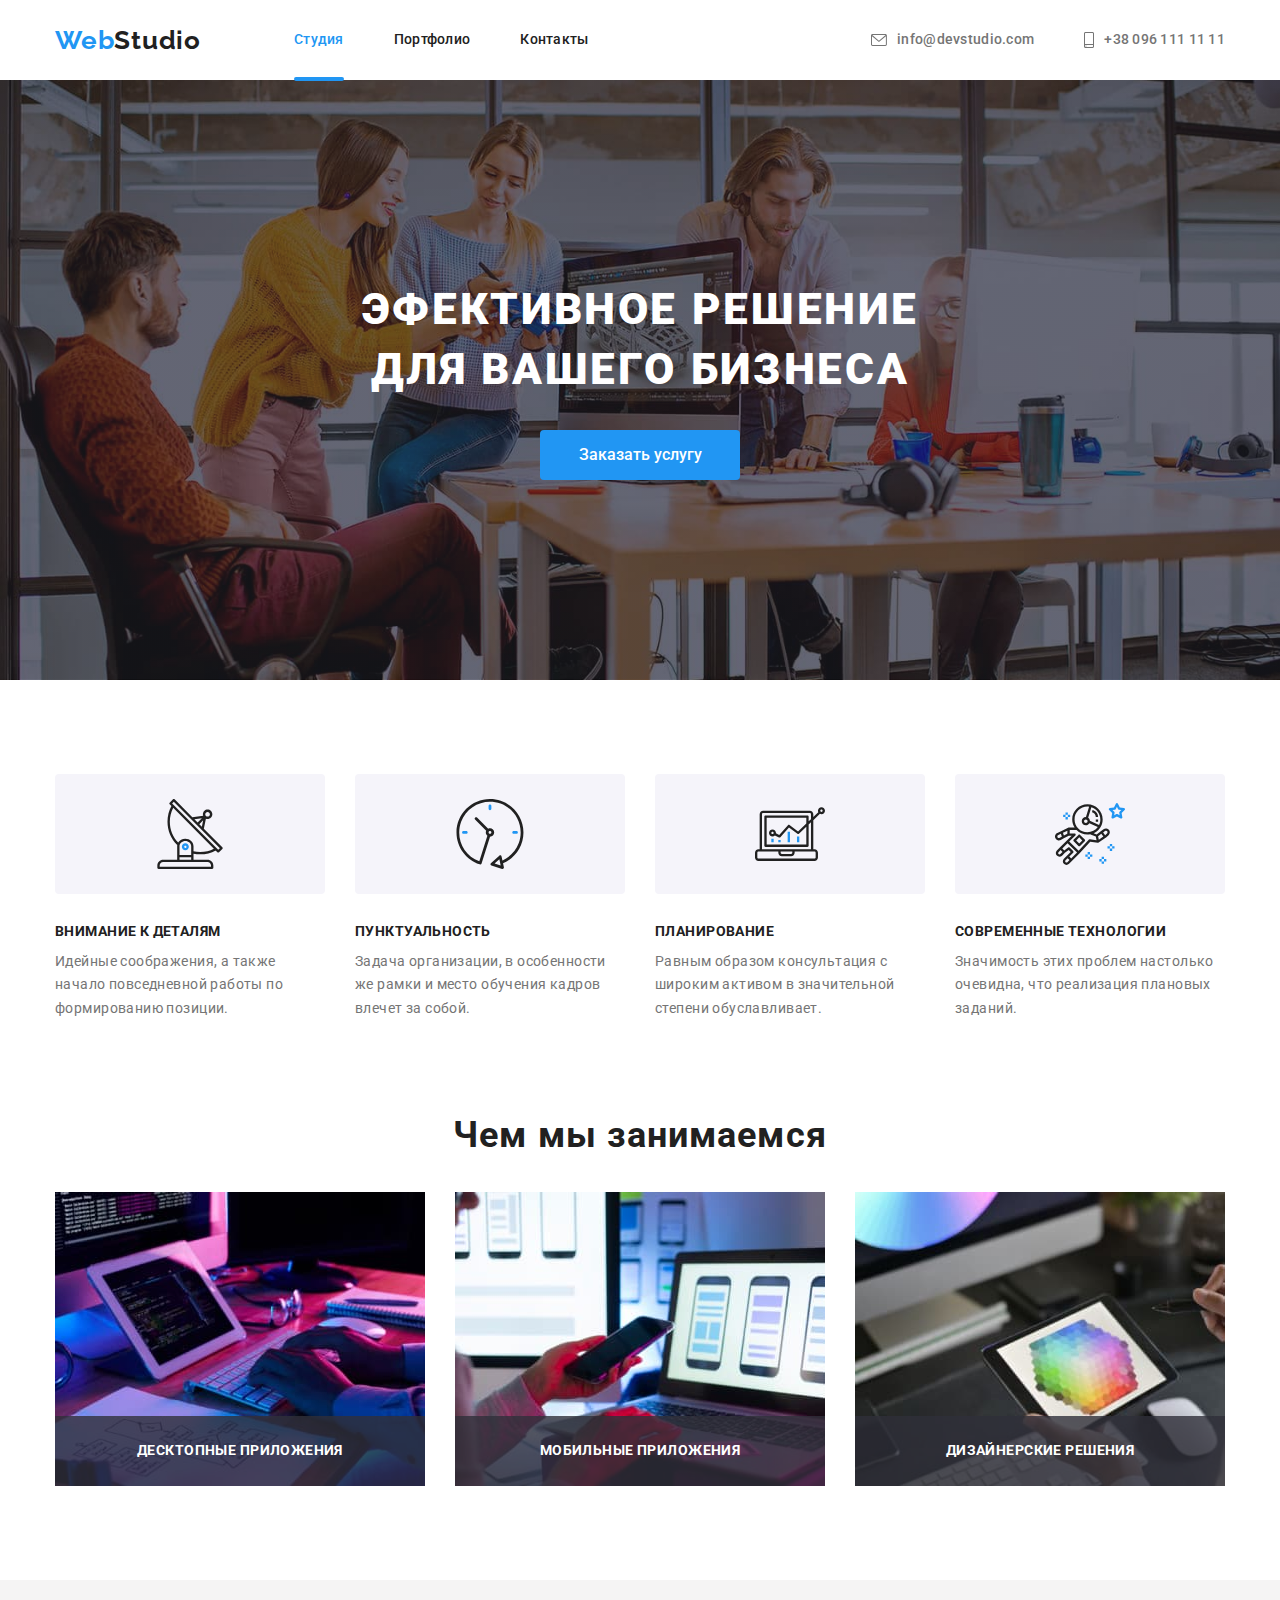
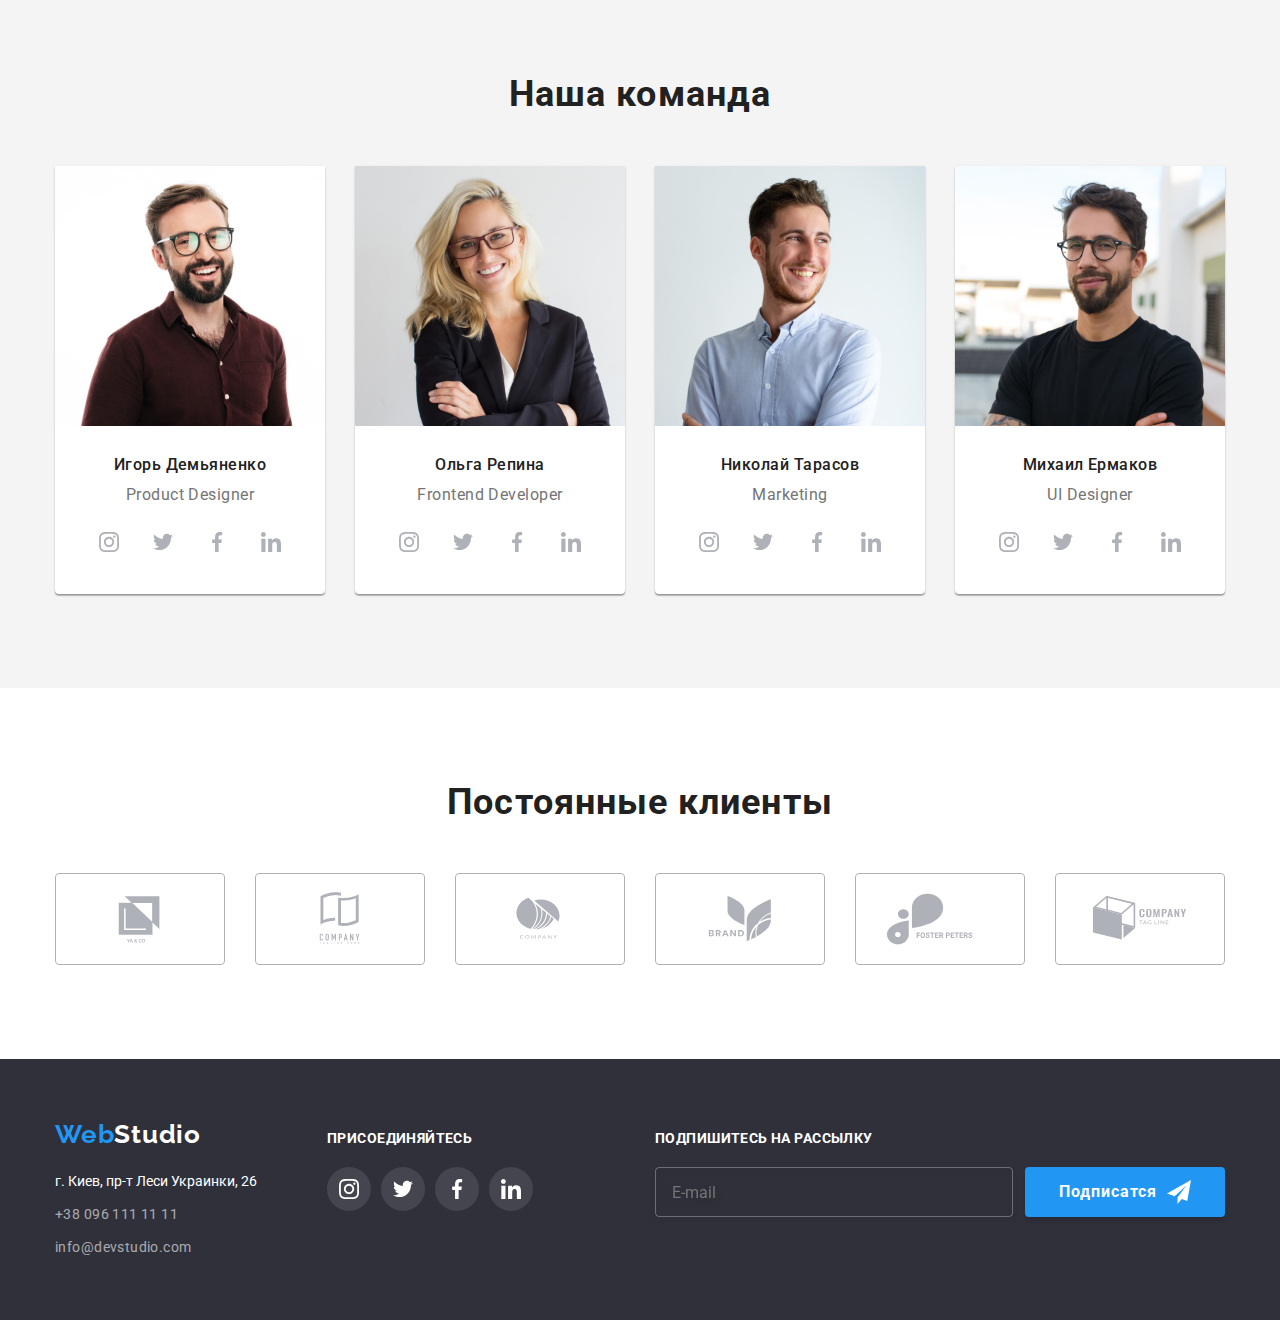
<file: index.html>
<!DOCTYPE html>
<html lang="ru">
<head>
    <meta charset="UTF-8">
    <meta http-equiv="X-UA-Compatible" content="IE=edge">
    <meta name="viewport" content="width=device-width, initial-scale=1.0">
    <link rel="preconnect" href="https://fonts.googleapis.com">
    <link rel="preconnect" href="https://fonts.gstatic.com" crossorigin>
    <link href="https://fonts.googleapis.com/css2?family=Raleway:wght@700&family=Roboto:wght@400;500;700;900&display=swap" rel="stylesheet">
    <link rel="stylesheet" href="https://cdnjs.cloudflare.com/ajax/libs/modern-normalize/1.1.0/modern-normalize.min.css">
    <link rel="stylesheet" href="./css/style.css">
    <title>WebStudio-Студия</title>
</head>
<body class="body">
    <!--шапка-->
    <header class="header">
        <div class="conteiner header-flex">
            <nav class="nav-flex">
                <a class="logo-one" href="./index.html"><span class="logo">Web</span>Studio</a>
        
                <ul class="list-header">
                    <li class="item-header">
                        <a class="item-open open" href="./index.html">Студия
                        <div class="open-action">
                        </div>
                    </a>
                    </li>
                    <li class="item-header">
                        <a class="item-open" href="./portfolio.html">Портфолио
                            <div class="open-action">
                            </div>
                        </a>
                    </li>
                    <li class="item-header">
                        <a class="item-open" href="#">Контакты
                            <div class="open-action">
                            </div>
                            
                        </a>
                    </li>
                </ul>        
            </nav>
            <div class="contact-header">
                <ul class="contact-list">
                    <li>
                        <a class="contact-link" href="mailto:info@devstudio.com">
                            <svg class="contacts-icon"    width="16" height="12" >
                                <use href="./img/symbol-defs.svg#icon-envelope"></use>
                            </svg>
                            info@devstudio.com
                        </a>
                    </li>
                    <li>
                        <a class="contact-link" href="tel:+380961111111">
                            <svg class="contacts-icon" width="10" height="16">
                                <use href="./img/symbol-defs.svg#icon-smartphone"></use>
                            </svg>
                            +38 096 111 11 11
                        </a>
                    </li>
                </ul> 
            </div>   
        </div>
    </header>
    <main>
        <!--оглавление-->
        <section class="section main-top">
            <div class="conteiner">
                <h1 class="main-text">
                    Эфективное решение <br> для вашего бизнеса
                </h1>
                <button class="buton-top" data-modal-open type="button">Заказать услугу</button>
            </div>
        </section>
        <!--список-->
        
            <section class="section one">
                <div class="conteiner">
                    <ul class="sidebar-list">
                        <li class="sidebar-item">
                            <div class="sidebar-block">
                                <svg class="sidebar-icon" width="70" height="70">
                                    <use href="./img/symbol-defs.svg#icon-antenna"></use>
                                </svg>
                            </div>
                            <h3 class="sidebar-title">Внимание к деталям</h3>
                            <p class="sidebar-text">Идейные соображения, а также начало повседневной работы по формированию позиции.</p>
                        </li>
                        <li class="sidebar-item">
                            <div class="sidebar-block">
                                <svg class="sidebar-icon" width="70" height="70">
                                    <use href="./img/symbol-defs.svg#icon-clock"></use>
                                </svg>
                            </div>
                            <h3 class="sidebar-title">Пунктуальность</h3>
                            <p class="sidebar-text">Задача организации, в особенности же рамки и место обучения кадров влечет за собой.</p>
                        </li>
                        <li class="sidebar-item">
                            <div class="sidebar-block">
                                <svg class="sidebar-icon" width="70" height="70">
                                    <use href="./img/symbol-defs.svg#icon-diagram"></use>
                                </svg>
                            </div>
                            <h3 class="sidebar-title">Планирование</h3>
                            <p class="sidebar-text">Равным образом консультация с широким активом в значительной степени обуславливает.</p>
                        </li>
                        <li class="sidebar-item">
                            <div class="sidebar-block">
                                <svg class="sidebar-icon" width="70" height="70">
                                    <use href="./img/symbol-defs.svg#icon-astronaut"></use>
                                </svg>
                            </div>
                            <h3 class="sidebar-title">Современные технологии</h3>
                            <p class="sidebar-text">Значимость этих проблем настолько очевидна, что реализация плановых заданий.</p>
                        </li>
                    </ul>
                </div>
            </section>
        <section class="section image-section">
            <div class="conteiner">
                <h2 class="image-tutle">Чем мы занимаемся</h2>
                <ul class="image">
                    <li class="image-list">
                        <div class="image-action">
                            <img src="./img/работа-с-компьютером.jpg" alt="Десктопные приложения" width="370">
                            <p class="image-text">Десктопные приложения</p>
                        </div>
                    </li>
                    <li class="image-list">
                        <div class="image-action">
                            <img src="./img/синхрнизация.jpg" alt="Мобильные приложения" width="370">
                            <p class="image-text">Мобильные приложения</p>
                    </div>
                    </li>
                    <li class="image-list">
                        <div class="image-action">
                            <img src="./img/графика.jpg" alt="Дизайнерские решения" width="370">
                            <p class="image-text">Дизайнерские решения</p>
                        </div>
                    </li>
                </ul>  
            </div> 
        </section>      
        <!--команда-->
        
         <section class="section member-section">
                <div class="conteiner">
                    <h2 class="mambers-title">Наша команда</h2>
                    <ul class="list-mambers">
                        
                            <li class="members-item">
                            
                                <img class="image" src="./img/Демьяненко.jpg" alt="Игорь Демьяненко" width="270">
                                <div class="member-bar">
                                <h3 class="item-name">Игорь Демьяненко</h3>
                                <p class="item-text">Product Designer</p>
                                <ul class="social">
                                    <li class="social-item"><a class="social-link" href="#">
                                        <svg class="icon-social" width="20"  height="20">
                                            <use href="./img/symbol-defs.svg#icon-instagram"></use>
                                        </svg>
                                    </a>
                                    </li>
                                    <li class="social-item"><a class="social-link" href="#">
                                        <svg class="icon-social" width="20"  height="20">
                                            <use href="./img/symbol-defs.svg#icon-twitter"></use>
                                        </svg>
                                    </a>
                                    </li>
                                    <li class="social-item"><a class="social-link" href="#">
                                        <svg class="icon-social" width="20"  height="20">
                                            <use href="./img/symbol-defs.svg#icon-facebook"></use>
                                        </svg>
                                    </a>
                                        </li>
                                    <li class="social-item"><a class="social-link" href="#">
                                        <svg class="icon-social" width="20"  height="20">
                                            <use href="./img/symbol-defs.svg#icon-linkedin"></use>
                                        </svg>
                                    </a>
                                </li>
                                </ul>  
                            </div>           
                        </li>
                            <li class="members-item">
                                <img class="image" src="./img/Репина.jpg" alt="Ольга Репина" width="270">
                                <div class="member-bar">
                                <h3 class="item-name">Ольга Репина</h3>
                                <p class="item-text">Frontend Developer</p>
                                <ul class="social">
                                    <li class="social-item"><a class="social-link" href="#">
                                        <svg class="icon-social" width="20"  height="20">
                                            <use href="./img/symbol-defs.svg#icon-instagram"></use>
                                        </svg>
                                    </a>
                                    </li>
                                    <li class="social-item"><a class="social-link" href="#">
                                        <svg class="icon-social" width="20"  height="20">
                                            <use href="./img/symbol-defs.svg#icon-twitter"></use>
                                        </svg>
                                    </a>
                                    </li>
                                    <li class="social-item"><a class="social-link" href="#">
                                        <svg class="icon-social" width="20"  height="20">
                                            <use href="./img/symbol-defs.svg#icon-facebook"></use>
                                        </svg>
                                    </a>
                                        </li>
                                    <li class="social-item"><a class="social-link" href="#">
                                        <svg class="icon-social" width="20"  height="20">
                                            <use href="./img/symbol-defs.svg#icon-linkedin"></use>
                                        </svg>
                                    </a>
                                </li>
                                </ul>   
                            </div>         
                            </li>
                            <li class="members-item">
                                <img class="image" src="./img/Тарасов.jpg" alt="Николай Тарасов" width="270"> 
                                <div class="member-bar">
                                <h3 class="item-name">Николай Тарасов</h3>
                                <p class="item-text">Marketing</p>   
                                <ul class="social">
                                    <li class="social-item"><a class="social-link" href="#">
                                        <svg class="icon-social" width="20"  height="20">
                                            <use href="./img/symbol-defs.svg#icon-instagram"></use>
                                        </svg>
                                    </a>
                                    </li>
                                    <li class="social-item"><a class="social-link" href="#">
                                        <svg class="icon-social" width="20"  height="20">
                                            <use href="./img/symbol-defs.svg#icon-twitter"></use>
                                        </svg>
                                    </a>
                                    </li>
                                    <li class="social-item"><a class="social-link" href="#">
                                        <svg class="icon-social" width="20"  height="20">
                                            <use href="./img/symbol-defs.svg#icon-facebook"></use>
                                        </svg>
                                    </a>
                                        </li>
                                    <li class="social-item"><a class="social-link" href="#">
                                        <svg class="icon-social" width="20"  height="20">
                                            <use href="./img/symbol-defs.svg#icon-linkedin"></use>
                                        </svg>
                                    </a>
                                </li>
                                </ul>     
                            </div>       
                            </li>
                            <li class="members-item">
                                <img class="image" src="./img/Ермаков.jpg" alt="Михаил Ермаков" width="270">
                                <div class="member-bar">
                                <h3 class="item-name">Михаил Ермаков</h3>
                                <p class="item-text">UI Designer</p>
                                <ul class="social">
                                    <li class="social-item"><a class="social-link" href="#">
                                        <svg class="icon-social" width="20"  height="20">
                                            <use href="./img/symbol-defs.svg#icon-instagram"></use>
                                        </svg>
                                    </a>
                                    </li>
                                    <li class="social-item"><a class="social-link" href="#">
                                        <svg class="icon-social" width="20"  height="20">
                                            <use href="./img/symbol-defs.svg#icon-twitter"></use>
                                        </svg>
                                    </a>
                                    </li>
                                    <li class="social-item"><a class="social-link" href="#">
                                        <svg class="icon-social" width="20"  height="20">
                                            <use href="./img/symbol-defs.svg#icon-facebook"></use>
                                        </svg>
                                    </a>
                                        </li>
                                    <li class="social-item"><a class="social-link" href="#">
                                        <svg class="icon-social" width="20"  height="20">
                                            <use href="./img/symbol-defs.svg#icon-linkedin"></use>
                                        </svg>
                                    </a>
                                </li>
                                </ul>            
                            </div> 
                            </li>
                    </ul>
                </div>
        </section>
            <!-- клиенты -->
        <section class="section client-section">
                <div class="conteiner">
                <h2 class="client-titul">Постоянные клиенты</h2>
                <ul class="client-list">
                    <li class="client-item">
                        <a class="client-link" href="#">
                            <svg class="client-logo" width="106"  height="60">
                                <use href="./img/symbol-defs.svg#icon-Client"></use>
                            </svg>
                        </a>
                    </li>
                    <li class="client-item">
                        <a class="client-link" href="#">
                            <svg class="client-logo" width="106"  height="60">
                                <use href="./img/symbol-defs.svg#icon-Client1"></use>
                            </svg>
                        </a>
                    </li>
                    <li class="client-item">
                        <a class="client-link" href="#">
                            <svg class="client-logo" width="106"  height="60">
                                <use href="./img/symbol-defs.svg#icon-Client2"></use>
                            </svg>
                        </a>
                    </li>
                    <li class="client-item">
                        <a class="client-link" href="#">
                            <svg class="client-logo" width="106"  height="60">
                                <use href="./img/symbol-defs.svg#icon-Client3"></use>
                            </svg>
                        </a>
                    </li>
                    <li class="client-item">
                        <a class="client-link" href="#">
                            <svg class="client-logo" width="106"  height="60">
                                <use href="./img/symbol-defs.svg#icon-Client4"></use>
                            </svg>
                        </a>
                    </li>
                    <li class="client-item">
                        <a class="client-link" href="#">
                            <svg class="client-logo" width="106"  height="60">
                                <use href="./img/symbol-defs.svg#icon-Client5"></use>
                            </svg>
                        </a>
                    </li>
                </ul>
            </div>
        </section>
        
    </main>
    <!--контакты-->
    
        <footer class="footer">
            <div class="conteiner">
                <div class="footer-address">
                    <a class="logo-one-footer" href="./index.html"><span class="logo-footer">Web</span>Studio</a>
                    <address>г. Киев, пр-т Леси Украинки, 26</address>
                    <ul class="footer-list">
                        <li class="footer-list-item">
                            <a class="footer-link" href="tel:+380961111111">+38 096 111 11 11</a>
                        </li>
                        <li class="footer-list-item">
                            <a class="footer-link" href="mailto:info@devstudio.com">info@devstudio.com</a>

                        </li>
                    </ul>
                </div>
                <div class="footer-set">
                    <p class="footer-soctitul">присоединяйтесь</p>
                    <ul class="footer-social">
                        <li class="footer-social-item">
                            <a class="footer-social-link" href="#">
                            <svg class="icon-footer" width="20"  height="20">
                                <use href="./img/symbol-defs.svg#icon-instagram"></use>
                            </svg>
                        </a>
                        </li>
                        <li class="footer-social-item">
                            <a class="footer-social-link" href="#">
                            <svg class="icon-footer" width="20"  height="20">
                                <use href="./img/symbol-defs.svg#icon-twitter"></use>
                            </svg>
                        </a>
                        </li>
                        <li class="footer-social-item">
                            <a class="footer-social-link" href="#">
                            <svg class="icon-footer" width="20"  height="20">
                                <use href="./img/symbol-defs.svg#icon-facebook"></use>
                            </svg>
                        </a>
                            </li>
                        <li class="footer-social-item">
                            <a class="footer-social-link" href="#">
                            <svg class="icon-footer" width="20"  height="20">
                                <use href="./img/symbol-defs.svg#icon-linkedin"></use>
                            </svg>
                        </a>
                    </li>
                    </ul> 
                </div>
                
                <label class="footer-field">
                    <p class="footer-field-text">Подпишитесь на рассылку
                    </p>
                    <form class="footer-conteiner">
                        <input class="footer-input" type="email" name="email" placeholder="E-mail">
                        
                    
                        <button class="footer-field-button" type="submit">Подписатся 
                            <svg class="icon-footer-button" width="24"  height="24">
                                <use href="./img/symbol-defs.svg#icon-send"></use>
                            </svg>
                        </button>
                    </form>
                </label>
            </div>

        </footer>
<!-- modal-->
    <div class="backdrop is-hidden" data-modal>
        <div class="modal">
            <button class="button-close" data-modal-close>
                <svg class="icon-close" width= "18" height="18">
                    <use href="./img/symbol-defs.svg#icon-close-black"></use>
                </svg>
            </button>
            <b class="form-titul">Оставьте свои данные, мы вам перезвоним</b>
            <form class="form" autocomplete="off" autocapitalize="none">
                <label class="form-field">
                    <input class="form-input" type="text" name="name" placeholder=" ">
                    <svg class="icon-form" width= "15" height="15">
                        <use href="./img/symbol-defs.svg#icon-person-black"></use>
                    </svg>
                    <span class="form-field-text">Имя</span>
                </label>
                
                <label class="form-field">
                    
                    <input class="form-input" type="tel" name="tel" placeholder=" ">
                    <svg class="icon-form" width= "15" height="18">
                        <use href="./img/symbol-defs.svg#icon-phone-black"></use>
                    </svg>
                    
                    <span class="form-field-text">Телефон</span>
                </label>
                
                <label class="form-field">
                    <input class="form-input" type="email" name="email" placeholder=" ">
                    <svg class="icon-form" width= "15" height="15">
                        <use href="./img/symbol-defs.svg#icon-email-black"></use>
                    </svg>
                   
                    <span class="form-field-text">Почта</span>
                </label>
                <label class="form-field">
                    
                    <textarea class="form-coments" name="coments" rows="5" placeholder=" "></textarea>
                    <span class="form-field-text-coments">Коментарий</span>
                </label>
                <label class="form-checkbox">
                    <input class="checkbox" type="checkbox">
                    <div class="icon-checkbox"></div>
                    <span class="form-text-checkbox">Соглашаюсь с рассылкой и принимаю 
                        <a class="form-link" href="#">Условия договора</a>
                    </span>
                </label>
            
                <button class="form-button" type="submit">Отправить</button>
                
            </form>
            
            
        </div>

    
    </div>
    <script src="./js/modal.js"></script>
</body>
</html>
</file>
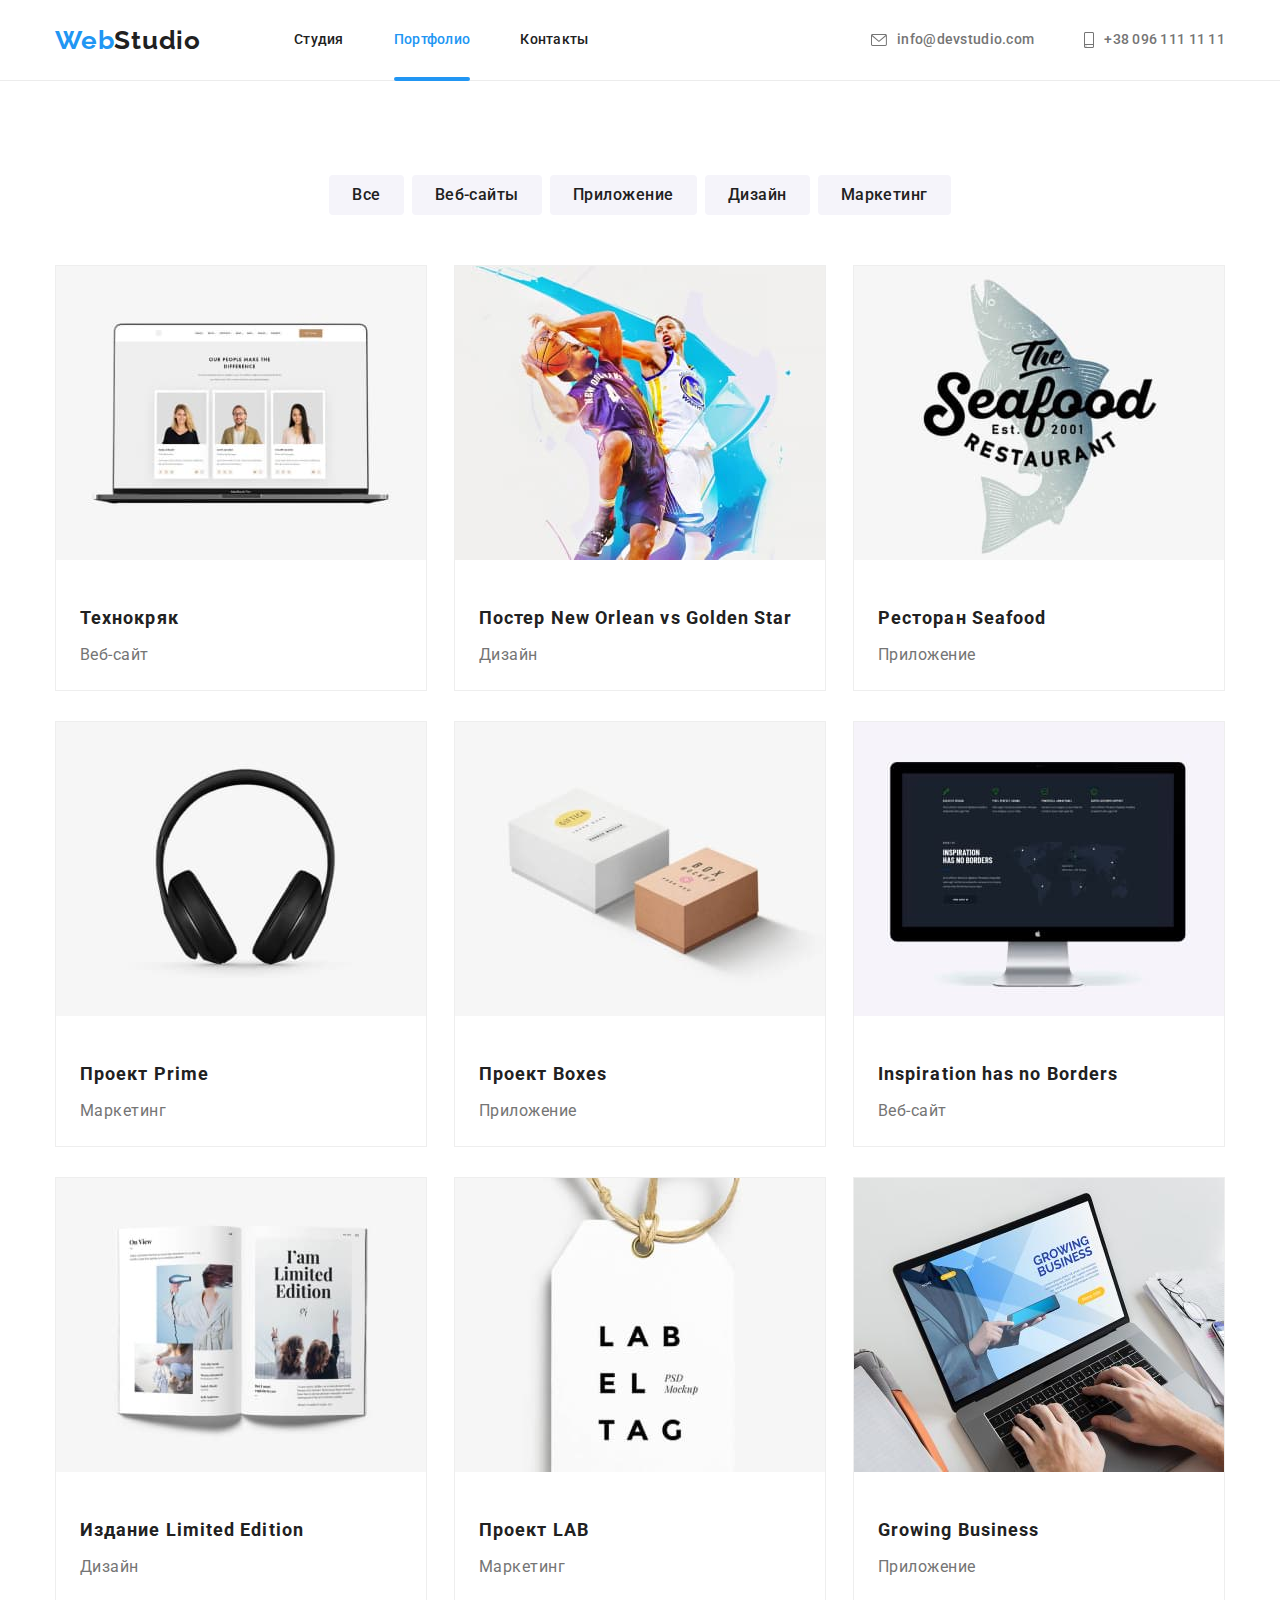
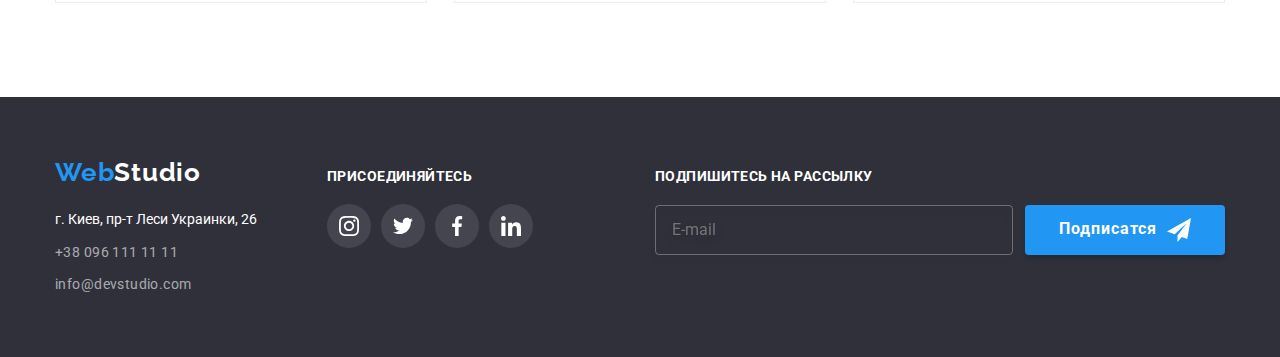
<file: portfolio.html>
<!DOCTYPE html>
<html lang="ru">
<head>
    <meta charset="UTF-8">
    <meta http-equiv="X-UA-Compatible" content="IE=edge">
    <meta name="viewport" content="width=device-width, initial-scale=1.0">
    <link rel="preconnect" href="https://fonts.googleapis.com">
    <link rel="preconnect" href="https://fonts.gstatic.com" crossorigin>
    <link href="https://fonts.googleapis.com/css2?family=Raleway:wght@700&family=Roboto:wght@400;500;700;900&display=swap" rel="stylesheet">
    <link rel="stylesheet" href="https://cdnjs.cloudflare.com/ajax/libs/modern-normalize/1.1.0/modern-normalize.min.css">
    <link rel="stylesheet" href="css/style.css">
    <title>WebStudio-Портфолио</title>
</head>
<body class="port-body">
    <!--шапка-->
    
    <header class="header">
        <div class="conteiner header-flex">
            <nav class="nav-flex">
                <a class="logo-one" href="./index.html"><span class="logo">Web</span>Studio</a>
        
                <ul class="list-header">
                    <li class="item-header">
                        <a class="item-open" href="./index.html">Студия
                        <div class="open-action">
                        </div>
                    </a>
                    </li>
                    <li class="item-header">
                        <a class="item-open open" href="./portfolio.html">Портфолио
                            <div class="open-action">
                            </div>
                        </a>
                    </li>
                    <li class="item-header">
                        <a class="item-open" href="#">Контакты
                            <div class="open-action">
                            </div>
                            
                        </a>
                    </li>
                </ul>              
            </nav>
            <div class="contact-header">
                <ul class="contact-list">
                    <li>
                        <a class="contact-link" href="mailto:info@devstudio.com">
                            <svg class="contacts-icon"    width="16" height="12" >
                                <use href="./img/symbol-defs.svg#icon-envelope"></use>
                            </svg>
                            info@devstudio.com
                        </a>
                    </li>
                    <li>
                        <a class="contact-link" href="tel:+380961111111">
                            <svg class="contacts-icon" width="10" height="16">
                                <use href="./img/symbol-defs.svg#icon-smartphone"></use>
                            </svg>
                            +38 096 111 11 11
                        </a>
                    </li>
                </ul> 
            </div>   
        </div>
    </header>
    <main>
        <!--кнопки-->
        
        <section class="section port-section">
            <div class="conteiner">
                <h1 class="port-titul hiden"></h1>
                <ul class="port-filter">
                    <li class="btn-list"><button class="btn" type="button">Все</button></li>
                    <li class="btn-list"><button class="btn" type="button">Веб-сайты</button></li>
                    <li class="btn-list"><button class="btn" type="button">Приложение</button></li>
                    <li class="btn-list"><button class="btn" type="button">Дизайн</button></li>
                    <li class="btn-list"><button class="btn" type="button">Маркетинг</button></li>
                </ul>
        
                <ul class="port-list">
                    <li class="port-item"> 
                        <a class="port-link" href="#">
                            <div class="port-action">
                                <img class="port-image" src="./img/технокряк.jpg" alt="Технокряк" width="370">
                                <p class="action-text">Технокряк это современная площадка распространения коронавируса. Компании используют эту платформу для цифрового шпионажа и атак на защищённые сервера конкурентов.</p>
                            </div>
                                <div class="port-image-box">
                                    <h2 class="port-head">Технокряк</h2>
                                    <p class="port-text">Веб-сайт</p>
                                </div>
                        
                        </a>
                    </li>
                    <li class="port-item">
                        <a class="port-link" href="#">
                            <div class="port-action">
                                <img class="port-image" src="./img/постер-new-orlean-vs-golden-stars.jpg" alt="Постер-New-Orlean-vs-Golden-Stars" width="370">
                                <p class="action-text">Технокряк это современная площадка распространения коронавируса. Компании используют эту платформу для цифрового шпионажа и атак на защищённые сервера конкурентов.</p>
                            </div>
                            <div class="port-image-box">
                                <h2 class="port-head">Постер New Orlean vs Golden Star</h2>
                                <p class="port-text">Дизайн</p>
                            </div>
                        </a>
                    </li>
                    <li class="port-item">
                        <a class="port-link" href="#">
                            <div class="port-action">
                                <img class="port-image" src="./img/ресторан-seafood.jpg" alt="Ресторан-Seafood" width="370">
                                <p class="action-text">Технокряк это современная площадка распространения коронавируса. Компании используют эту платформу для цифрового шпионажа и атак на защищённые сервера конкурентов.</p>
                            </div>
                            <div class="port-image-box">
                                <h2 class="port-head">Ресторан Seafood</h2>
                                <p class="port-text">Приложение</p>
                            </div>
                        </a>
                    </li>
                    <li class="port-item">
                        <a class="port-link" href="#">
                            <div class="port-action">
                                <img class="port-image" src="./img/проэкт-Prime.jpg" alt="проэкт-Prime" width="370">
                                <p class="action-text">Технокряк это современная площадка распространения коронавируса. Компании используют эту платформу для цифрового шпионажа и атак на защищённые сервера конкурентов.</p>
                            </div>
                            <div class="port-image-box">
                                <h2 class="port-head">Проект Prime</h2>
                                <p class="port-text">Маркетинг</p>
                            </div>
                        </a>
                    </li>
                    <li class="port-item">
                        <a class="port-link" href="#">
                            <div class="port-action">
                                <img class="port-image" src="./img/проэкт-boxes.jpg" alt="проэкт-boxes" width="370">
                                <p class="action-text">Технокряк это современная площадка распространения коронавируса. Компании используют эту платформу для цифрового шпионажа и атак на защищённые сервера конкурентов.</p>
                            </div>
                            <div class="port-image-box">
                                <h2 class="port-head">Проект Boxes</h2>
                                <p class="port-text">Приложение</p>
                            </div>
                        </a>
                    </li>
                    <li class="port-item">
                        <a class="port-link" href="#">
                            <div class="port-action">
                                <img class="port-image" src="./img/inspiration-has-no-borders.jpg" alt="inspiration-has-no-borders" width="370">
                                <p class="action-text">Технокряк это современная площадка распространения коронавируса. Компании используют эту платформу для цифрового шпионажа и атак на защищённые сервера конкурентов.</p>
                            </div>
                            <div class="port-image-box">
                                <h2 class="port-head">Inspiration has no Borders</h2>
                                <p class="port-text">Веб-сайт</p>
                            </div>
                        </a>
                    </li>
                    <li class="port-item">
                        <a class="port-link" href="#">
                            <div class="port-action">
                                <img class="port-image" src="./img/издание-limited-edition.jpg" alt="издание-limited-edition" width="370">
                                <p class="action-text">Технокряк это современная площадка распространения коронавируса. Компании используют эту платформу для цифрового шпионажа и атак на защищённые сервера конкурентов.</p>
                            </div>
                            <div class="port-image-box">
                                <h2 class="port-head">Издание Limited Edition</h2>
                                <p class="port-text">Дизайн</p>
                            </div>
                        </a>
                    </li>
                    <li class="port-item">
                        <a class="port-link" href="#">
                            <div class="port-action">
                                <img class="port-image" src="./img/проэкт-lab.jpg" alt="проэкт-lab" width="370">
                                <p class="action-text">Технокряк это современная площадка распространения коронавируса. Компании используют эту платформу для цифрового шпионажа и атак на защищённые сервера конкурентов.</p>
                            </div>
                            <div class="port-image-box">
                                <h2 class="port-head">Проект LAB</h2>
                                <p class="port-text">Маркетинг</p>
                            </div>
                        </a>
                    </li>
                    <li class="port-item">
                        <a class="port-link" href="#">
                            <div class="port-action">
                                <img class="port-image" src="./img/growing-buseness.jpg" alt="growing-buseness" width="370">
                                <p class="action-text">Технокряк это современная площадка распространения коронавируса. Компании используют эту платформу для цифрового шпионажа и атак на защищённые сервера конкурентов.</p>
                            </div>
                            <div class="port-image-box">
                                <h2 class="port-head">Growing Business</h2>
                                <p class="port-text">Приложение</p>
                            </div>
                        </a>
                    </li>
                </ul>
            </div>
        </section>
        
    </main>
    <!--контакты-->
    
    <footer class="footer">
        <div class="conteiner">
            <div class="footer-address">
                <a class="logo-one-footer" href="./index.html"><span class="logo-footer">Web</span>Studio</a>
                <address>г. Киев, пр-т Леси Украинки, 26</address>
                <ul class="footer-list">
                    <li class="footer-list-item">
                        <a class="footer-link" href="tel:+380961111111">+38 096 111 11 11</a>
                    </li>
                    <li class="footer-list-item">
                        <a class="footer-link" href="mailto:info@devstudio.com">info@devstudio.com</a>

                    </li>
                </ul>
            </div>
            <div class="footer-set">
                <p class="footer-soctitul">присоединяйтесь</p>
                <ul class="footer-social">
                    <li class="footer-social-item">
                        <a class="footer-social-link" href="#">
                        <svg class="icon-footer" width="20"  height="20">
                            <use href="./img/symbol-defs.svg#icon-instagram"></use>
                        </svg>
                    </a>
                    </li>
                    <li class="footer-social-item">
                        <a class="footer-social-link" href="#">
                        <svg class="icon-footer" width="20"  height="20">
                            <use href="./img/symbol-defs.svg#icon-twitter"></use>
                        </svg>
                    </a>
                    </li>
                    <li class="footer-social-item">
                        <a class="footer-social-link" href="#">
                        <svg class="icon-footer" width="20"  height="20">
                            <use href="./img/symbol-defs.svg#icon-facebook"></use>
                        </svg>
                    </a>
                        </li>
                    <li class="footer-social-item">
                        <a class="footer-social-link" href="#">
                        <svg class="icon-footer" width="20"  height="20">
                            <use href="./img/symbol-defs.svg#icon-linkedin"></use>
                        </svg>
                    </a>
                </li>
                </ul> 
            </div>
            
            <label class="footer-field">
                <p class="footer-field-text">Подпишитесь на рассылку
                </p>
                <form class="footer-conteiner">
                    <input class="footer-input" type="email" name="email" placeholder="E-mail">
                    
                
                    <button class="footer-field-button" type="submit">Подписатся 
                        <svg class="icon-footer-button" width="24"  height="24">
                            <use href="./img/symbol-defs.svg#icon-send"></use>
                        </svg>
                    </button>
                </form>
            </label>
        </div>

    </footer>
</body>
</html>
</file>
<file: css/style.css>
:root { 
    --primary-text-color: #757575;
    --title-text-color: #212121;
    --accent-color: #2196F3;
    --primary-bg-color: #FFFFFF;
    --secondary-bg-color: #F5F4F4;


}


body{
    font-family: Roboto;
    font-style: normal;
    background-color: var(--primary-bg-color);
    color: var(--primary-text-color);


}
/* цвет заголовков #212121 */
/* цвет текста #757575 #FFFFFF */
/* акцент #2196F3 */
/* основной фон #E5E5E5 */
/* второстепенный фон #2F303A */
/* фон команды #F5F4FA */
    /*header*/
.header{
    background-color: var(--primary-bg-color);
}
.conteiner{
    width: 1200px;
    margin-left: auto;
    margin-right: auto;
    padding: 0 15px;

}
.section{
    padding-top: 94px;
    padding-bottom: 94px;
}
h1,h2,h3,h4,h5,p,ul{
    margin: 0;
}
ul{
    padding: 0;
    list-style: none;
}

.header-flex{
    display: flex;
}
.nav-flex{
    display: flex;
}
a {
    text-decoration: none;
}

img{
    display: block;
    max-width: 100%;
    height: auto;
}
.logo-one{
    display: flex;
    align-items: center;
    margin-right: 93px;
    
    font-family: Raleway;
    font-weight: 700;
    font-size: 26px;
    line-height: 1.19;
    letter-spacing: 0.03em;
    color: var(--title-text-color) ;

    transition-property: color;
    transition-duration: 250ms;
    transition-timing-function: cubic-bezier(0.4, 0, 0.2, 1);
}
.logo-one:hover,
.logo-one:focus{
 color: var(--accent-color);



}
.logo{
    color: var(--accent-color);

}

.list-header{
    display: flex;
    margin: 0px;
    padding: 0px;
    text-align: center;
}
.item-header:not(:last-child){
    margin-right: 50px;
}
.item-open{ 
    display: block;
    padding: 32px 0;

    font-weight: 500;
    font-size: 14px;
    line-height: 1.14;
    letter-spacing: 0.02em;
    color: var(--title-text-color);

    transition-property: color;
    transition-duration: 250ms;
    transition-timing-function: cubic-bezier(0.4, 0, 0.2, 1);
    
}
.item-open:focus, 
.item-open:hover{
    color: var(--accent-color);
}
.item-open.open{
    position: relative;
    color: var(--accent-color);

}
.open .open-action{
    position: absolute;
    bottom: -1px;
    left: 0;
    width: 100%;
    height: 4px;
    border: 2px solid var(--accent-color);
    border-radius: 2px ;

}

.contacts-icon{

    margin-right: 10px;
    fill: currentColor;
}

.contact-list{
    display: flex;
    margin: 0;
    padding: 0;
}
.contact-header{
    display: flex;
    align-items: center;
    margin-left: auto;
}

.contact-list li:not(:last-child){
    margin-left: auto;
    margin-right: 50px;
}
.contact-link{
    display: flex;
    align-items: center;
    padding: 32px 0;
    font-weight: 500;
    font-size: 14px;
    line-height: 1.14;
    letter-spacing: 0.02em;
    
    color: var(--primary-text-color);

    transition-property: color, fill;
    transition-duration: 250ms;
    transition-timing-function: cubic-bezier(0.4, 0, 0.2, 1);
}
.contact-link:hover,
.contact-link:focus{
    color: var(--accent-color);
    fill: var(--accent-color);
}

/* main */
.main-top .conteiner{
    display: flex;
    flex-direction: column;
    align-items: center;

}
.main-top{

    padding: 200px 0;
    
    background-color: #2F303A;
    background-image: linear-gradient( 
    rgba(47, 48, 58, 0.4),
     rgba(47, 48, 58, 0.4)),
      url(../img/bgimg.jpg );
    background-size: cover;
    background-position: center;
    background-repeat: no-repeat;
   
    }
.main-text{
    font-weight: 900;
    font-size: 44px;
    line-height: 1.36;
    text-align: center;
    letter-spacing: 0.06em;
    text-transform: uppercase;

    color: #fff;
    margin-bottom: 30px;
}
.buton-top{

    padding: 10px 0px;
    margin-right: auto;
    margin-left: auto;
    cursor: pointer;
 
 
    text-align: center;
    border: none;

    border-radius: 4px;
    min-width: 200px;
    font-weight: 500;
    font-size: 16px;
    line-height: 1.87;

    background-color: var(--accent-color);
    color: #fff;
    

}
.one{
    background-color: var(--primary-bg-color);
}
.sidebar .conteiner{
    display: flex;

    align-items: center;

}

.sidebar-list{
    display: flex;
    flex-wrap: wrap;
    justify-content: space-between;

    margin: 0px;
    padding: 0px;
    font-weight: bold;
    font-size: 14px;
    line-height: 1.14;
    letter-spacing: 0.03em;
    text-transform: uppercase;


}

.sidebar-title{
    display: inline-block;
    

    font-size: 14px;
    line-height: 1.14;
    letter-spacing: 0.03em;
    text-transform: uppercase;
    color: var(--title-text-color);

}
.sidebar-item{
    width: 270px;
}
.sidebar-block{
    display: flex;
    justify-content: center;
    align-items: center;
    height: 120px;
    margin-bottom: 30px;
    background-color: #f5f4fa;
    border-radius: 4px;
}
.sidebar-icon{
    background-repeat: no-repeat;
    background-position: center;
}

.sidebar-text{
    display: inline-block;
    margin-top: 10px;

    font-weight: normal;
    font-size: 14px;
    line-height: 1.71;
    letter-spacing: 0.03em;
    text-transform: none;

}

.image-section{
    padding-top: 0;
}
.image-tutle{
    
    margin-bottom: 35px;
    font-weight: bold;
    font-size: 36px;
    line-height: 1.16;
    text-align: center;
    letter-spacing: 0.03em;

    color: var(--title-text-color);

}

.image{display: flex;
    position: relative;

}
.image-action{
    position: relative;
 
}
.image-list{
    display: inline-block;
    padding-bottom: -4px;
}
.image-list:not(:last-child){
    margin-right: 30px;
}
.image-text{
    display: flex;
    justify-content: space-evenly;
    align-items: center;
    position: absolute;
width: 100%;
height: 70px;
bottom: 0;
left: 0;

    font-weight: 700;
font-size: 14px;
line-height: 1.14;

letter-spacing: 0.03em;
text-transform: uppercase;
color: var(--primary-bg-color);
background: rgba(47, 48, 58, 0.8);

}
/* mambers list */

.member-section{
    background-color: var(--secondary-bg-color);
}

.mambers-title{
    font-weight: 700;
    font-size: 36px;
    line-height: 1.16;
    text-align: center;
    letter-spacing: 0.03em;
    color: var(--title-text-color);


}
.list-mambers{
    display: flex;

    margin-top: 50px;

}
.member-bar {
    padding-top: 30px;
    padding-bottom: 30px;
}
.members-item:not(:last-child){
    margin-right: 30px;
}
.members-item{
    background-color: var(--primary-bg-color);
    box-shadow: 0px 1px 3px rgba(0, 0, 0, 0.12),
    0px 1px 1px rgba(0, 0, 0, 0.14),
    0px 2px 1px rgba(0, 0, 0, 0.2);
    border-radius: 0px 0px 4px 4px;
}

.item-name{
    font-weight: 500;
    font-size: 16px;
    line-height: 1.18;
    text-align: center;
    letter-spacing: 0.03em;
    color: var(--title-text-color);
}
.item-text{
    margin-top: 10px;

    font-weight: normal;
    font-size: 16px;
    line-height: 19px;
    text-align: center;
    letter-spacing: 0.03em;
    color: var(--primary-text-color);
}
.social{
    display: flex;
    justify-content: center;
    margin-top: 16px;

    list-style: none;

}

.social-item:not(:last-child){
    margin-right: 10px;
}

.social .social-link{
    display: flex;
    align-items: center;
    justify-content: center;
    width: 44px;
    height: 44px;
    border-radius: 50%;
    background-color: inherit;

    transition-property: all;
    transition-duration: 250ms;
    transition-timing-function: cubic-bezier(0.4, 0, 0.2, 1);
}
.icon-social{
    fill: #afb1b8;

    transition-property: background-color, fill;
    transition-duration: 250ms;
    transition-timing-function: cubic-bezier(0.4, 0, 0.2, 1);
}
.social .social-link:hover,
.social .social-link:focus
{
    background-color: var(--accent-color);

}
.social a:hover svg,
.social a:focus svg{
    fill: #FFFFFF;
}
/* Clients */
.client-section{
    color: var(--title-text-color);
    background-color: var(--primary-bg-color);

}

.client-titul{
    font-weight: bold;
    font-size: 36px;
    line-height: 1.16;
    text-align: center;
    letter-spacing: 0.03em;
}
.client-list{
    margin-top: 50px;
    display: flex;
}
.client-item{
    width: 170px;
    height: 92px;
    border: none;
}
.client-item:not(:last-child) {
    margin-right: 30px;
}


.client-link{
    display: flex;
    align-items: center;
    justify-content: center;
    width: 170px;
    height: 92px;
    border: 1px solid #AFB1B8;
    border-radius: 4px;
    fill: #AFB1B8;

    transition-property: fill, border-color;
    transition-duration: 250ms;
    transition-timing-function: cubic-bezier(0.4, 0, 0.2, 1);
}

.client-link:hover,
.client-link:focus{
    fill: var(--accent-color);
    border-color: var(--accent-color);
}
/* footer */
.footer{
    padding-top: 60px;
    padding-bottom: 60px;
    background-color: #2F303A;
}
.logo-one-footer{
    font-family: Raleway;
    font-weight: bold;
    font-size: 26px;
    line-height: 1.19;
    letter-spacing: 0.03em;
    color: #fff;
    text-decoration: none;
}
.logo-footer{
    color: var(--accent-color);

}


.footer .conteiner{
    display: flex;
    align-items: baseline;

}


.footer address{
    font-style: normal;
    margin-top: 20px;
    font-weight: normal;
    font-size: 14px;
    line-height: 1.71;

    

    color: #fff;
}
.footer-list{
    margin: 0;
    padding: 0;
}
.footer-list-item{

    margin-top: 9px;

}
.footer-link{
    font-weight: normal;
    font-size: 14px;
    line-height: 1.71;
    letter-spacing: 0.03em;
    color: rgba(255, 255, 255, 0.6);
}
.footer-set{
    margin-left: 70px;

}
.footer-soctitul{

    margin-bottom: 20px;
    font-weight: 700;
    font-size: 14px;
    line-height: 1.18;
    letter-spacing: 0.03em;
    text-transform: uppercase;

color: #FFFFFF;
}

.footer-social{
    display: flex;
    flex-direction: row;
    padding: 0;
    margin: 0;
}
.footer-social-item:not(:last-child){
    margin-right: 10px;
}
.footer-social-link{
    display: flex;
    align-items: center;
    justify-content: center;
    width: 44px;
    height: 44px;
    border-radius: 50%;
    background-color: rgba(255, 255, 255, 0.1);
    fill: #fff;

    transition-property: background-color;
    transition-duration: 250ms;
    transition-timing-function: cubic-bezier(0.4, 0, 0.2, 1);
}
.footer-social-link:hover,
.footer-social-link:focus{
    background-color: var(--accent-color);
}
.footer-field{    
    display: inline-flex;
    flex-direction: column;
    margin-left: auto;
}
.footer-conteiner{
    display: flex;
    margin-top: 20px;
}
.footer-input{
    margin-right: 12px;

    padding-left: 16px;

    width: 358px;
    height: 50px;
    color: #fff;
    background-color: inherit;
    border: 1px solid rgba(255, 255, 255, 0.3);
    box-sizing: border-box;
    filter: drop-shadow(0px 4px 4px rgba(0, 0, 0, 0.15));
    border-radius: 4px;
}
.footer-field-text{
    align-self: flex-start;
    font-weight: 700;
font-size: 14px;
line-height: 1.14;
letter-spacing: 0.03em;
text-transform: uppercase;

color: #FFFFFF;
}
.footer-field-button{
    width: 200px;
    height: 50px;
    padding: 0;
    margin: 0;
    font-weight: 700;
    font-size: 16px;
    line-height: 1.4;
    text-align: center;
    letter-spacing: 0.06em;
    display: flex;
    align-items: center;
    justify-content: center;

    fill: #fff;
    color: #FFFFFF;
    border: none;
    background: var(--accent-color);
box-shadow: 0px 4px 4px rgba(0, 0, 0, 0.15);
border-radius: 4px;
cursor: pointer;
}
.icon-footer-button{
    margin-left: 10px;

}



/* портфолио */
.port-body{
    background-color: #fff;
}
.port-body .header{
    border-bottom: 1px solid #ECECEC;
}
.hiden{ visibility: hidden}


.port-filter{
    display: flex;
    justify-content: center;

}
.btn-list:not(:last-child){
margin-right: 8px;
}

.btn{

    padding: 6px 22px;

    font-weight: 500;
    font-size: 16px;
    line-height: 1.62;
    text-align: center;
    letter-spacing: 0.03em;

    color: var(--title-text-color);
    background-color: #F5F4FA;
    border-radius: 4px;
    border: 1px solid transparent;

    transition-property: background-color, color, box-shadow ;
    transition-duration: 250ms;
    transition-timing-function: cubic-bezier(0.4, 0, 0.2, 1);
}
.btn:not(:last-child){
    margin-right: 8px;
}
.btn:focus,
.btn:hover{

    background-color: var(--accent-color);
    color: #fff;
    box-shadow: 0px 3px 1px rgba(0, 0, 0, 0.1), 0px 1px 2px rgba(0, 0, 0, 0.08), 0px 2px 2px rgba(0, 0, 0, 0.12);
}
.port-item:focus,
.port-item:hover{
border: 1px solid #EEEEEE;
box-sizing: border-box;
box-shadow: 0px 1px 1px rgba(0, 0, 0, 0.12), 0px 4px 4px rgba(0, 0, 0, 0.06), 1px 4px 6px rgba(0, 0, 0, 0.16);

}
.port-list{
    display: flex;
    flex-wrap: wrap;
    justify-content: space-between;
    margin-top: 50px;

}
.port-image-box{
padding: 20px 24px;

}
.port-item{
    background-color: #fff;
    border: 1px solid #EEEEEE;
    margin-bottom: 30px;

    transition-property: border, box-shadow;
    transition-duration: 250ms;
    transition-timing-function: cubic-bezier(0.4, 0, 0.2, 1);
}
.port-list li:nth-last-child(-n+3){
    margin-bottom: 0;
}

.port-image{
    margin: 0px;
    padding: 0px;


}
.port-action{
    position: relative;
    overflow: hidden;
}
.action-text
{
    position: absolute;
    width: 100%;
    height: 100%;
    top: 0;
    left: 0;
    opacity: 0;
    color: var(--primary-bg-color);
    background-color: var(--accent-color);

    display: flex;
    flex-direction: column;
    align-content: center;
    justify-content: center;
    padding-left: 23px;
    padding-right: 23px;
    text-align: left;
    font-size: 18px;
    line-height: 1.56;

    letter-spacing: 0.03em;

    transform: translateY(100%);
    transition-property: opacity, transform;
    transition-duration: 250ms;
    transition-timing-function: cubic-bezier(0.4, 0, 0.2, 1);

}
.port-link:hover .action-text,
.port-link:focus .action-text{
 opacity: 0.9;
 transform: translateY(0%);
}




.port-head{
    margin-top: 20px;
    margin-bottom: 0;
    font-weight: bold;
    font-size: 18px;
    line-height: 2;
    letter-spacing: 0.06em;
    color: var(--title-text-color)
}
.port-text{

    margin-top: 4px;
margin-bottom: 0;
    font-weight: normal;
    font-size: 16px;
    line-height: 1.87;
    letter-spacing: 0.03em;
    color: var(--primary-text-color)
}

/* modal */

.backdrop{
    position: fixed;
    top: 0;
    left: 0;
    width: 100%;
    height: 100%;
    background: rgba(0, 0, 0, 0.5);

    opacity: 1;

    transition-property: opacity, pointer-events;
    transition-duration: 250ms;
    transition-timing-function: cubic-bezier(0.4, 0, 0.2, 1);

}
.backdrop.is-hidden{

 opacity: 0;
 pointer-events: none;
}
.backdrop.is-hidden .modal{
    transform: translate(-50%, -50%) scale(0.2);
 opacity: 0;
 pointer-events: none;

 transition-delay: 0ms;
}
.modal{
    position: absolute;
    width: 528px;
    min-height: 591px;
    background-color: #fff;
    top: 50%;
    left: 50%;
    transform: translate(-50%, -50%) scale(1);
    padding: 40px;


    transition-property: transform, opacity, pointer-events;
    transition-duration: 250ms;
    transition-timing-function: cubic-bezier(0.4, 0, 0.2, 1);
    transition-delay: 250ms;
}
.button-close{
    position: absolute;
    top: 0;
    right: 0;
    display: flex;
    justify-content: center;
    align-content: center;
    flex-wrap: wrap;

    background-color: inherit;
    margin: 8px;
    margin-left: auto;

    width: 30px;
    height: 30px;
    border: 1px solid rgba(0, 0, 0, 0.1) ;
    border-radius: 50%;
    cursor: pointer;
}

.icon-close{
    fill: #000;
}
.button-close:hover .icon-close,
.button-close:focus .icon-close{
    fill: var(--accent-color);
    border-color: var(--accent-color);
}
.form{
    display: flex;
    flex-direction: column;  
}
.form-titul{
    display: inline-block;

    margin-bottom: 30px;
    font-weight: 700;
font-size: 20px;
line-height: 1.15;
text-align: center;
letter-spacing: 0.03em;
color: #212121;
}
.form-field{
    position: relative;

    margin-bottom: 28px;

}
.form-input{
    width: 448px;
    height: auto;

    padding-left: 42px;
    padding-top: 12px;
    padding-bottom: 12px;

    border: 1px solid rgba(33, 33, 33, 0.2);
    box-sizing: border-box;
    border-radius: 4px;
}
.icon-form{
    position: absolute;
    top: 50%;
    left: 15px;
    transform: translateY(-50%);
}

.form-field-text{
    position: absolute;
    top: 50%;
    left: 42px;
    transform: translateY(-50%);

    font-style: normal;
    font-weight: 400;
    font-size: 12px;
    line-height: 1.14;
    letter-spacing: 0.01em;

    transition-property: top, left, transform;
    transition-duration: 250ms;
    transition-timing-function: cubic-bezier(0.4, 0, 0.2, 1);
}
.form-input:focus ~ .form-field-text,
.form-input:not(:placeholder-shown) ~ .form-field-text{
    top: 0;
    left: 2px;
    transform: translateY(-120%);
    color: var(--accent-color);

    transition-property: top, left, transform;
    transition-duration: 250ms;
    transition-timing-function: cubic-bezier(0.4, 0, 0.2, 1);

}
.form-input:not(:placeholder-shown, :focus) ~ .form-field-text{
    top: 0;
    left: 2px;
    transform: translateY(-120%);
    color: currentColor;
    transition-property: top, left, transform;
    transition-duration: 250ms;
    transition-timing-function: cubic-bezier(0.4, 0, 0.2, 1);

}
.form-input:focus + .icon-form{
    fill:var(--accent-color);
    transition-property: fill;
    transition-duration: 250ms;
    transition-timing-function: cubic-bezier(0.4, 0, 0.2, 1);

}
.form-input:focus{
    border: 1px solid var(--accent-color);  
    box-sizing: border-box;
    border-radius: 4px;
    
    transition-property: border;
    transition-duration: 250ms;
    transition-timing-function: cubic-bezier(0.4, 0, 0.2, 1);
}
.form-coments{
    display: block;
    width: 100%;
    resize: none;
    padding: 12px;
    font-family: inherit;
    font-size: inherit;
}
.form-field-text-coments{
    position: absolute;
    top: 16px;
    left: 16px;

    font-style: normal;
    font-weight: 400;
    font-size: 12px;
    line-height: 1.14;
    letter-spacing: 0.01em;

    transition-property: top, left, transform;
    transition-duration: 250ms;
    transition-timing-function: cubic-bezier(0.4, 0, 0.2, 1);
    
}
.form-coments:focus + .form-field-text-coments{
    top: 0;
    left: 2px;
    transform: translateY(-120%);
    color: var(--accent-color);

    transition-property: top, left, transform;
    transition-duration: 250ms;
    transition-timing-function: cubic-bezier(0.4, 0, 0.2, 1);

}
.form-coments:not(:placeholder-shown) + .form-field-text-coments{

    top: 0;
    left: 2px;
    transform: translateY(-120%);

    transition-property: top, left, transform;
    transition-duration: 250ms;
    transition-timing-function: cubic-bezier(0.4, 0, 0.2, 1);

}



.form-button{
    
    width: 200px;
    height: 50px;
    align-self: center;

    font-weight: 700;
    font-size: 16px;
    line-height: 1.19;

    color: #fff;
    background-color: var(--accent-color);
    border: none;
    border-radius: 4px;
    box-shadow: 0px 4px 4px rgba(0, 0, 0, 0.15);
    cursor: pointer;
} 
.form-button:hover,
.form-button:focus{
    background-color: #188CE8;
    box-shadow: 0px 4px 4px rgba(0, 0, 0, 0.15);

}
.checkbox{
    position: absolute;
    -webkit-appearance: none;
    -moz-appearance: none;
    appearance: none;

}
.form-checkbox{display: flex;
    justify-content: center;
    align-items: center;
    cursor: pointer;
    margin-bottom: 28px;
    margin-right: auto;




}.form-text-checkbox{
font-weight: 400;
font-size: 14px;
line-height: 1.84;
letter-spacing: 0.03em;
padding-left: 7px;
}
.icon-checkbox{
    width: 16px;
    height: 15px;
    background-image: url(../img/checkbox.svg);
    transition-property: background-image;
    transition-duration: 250ms;
    transition-timing-function: cubic-bezier(0.4, 0, 0.2, 1);
}
.checkbox:checked + .icon-checkbox{
    background-image: url(../img/checkbox-check.svg);
    transition-property: background-image;
    transition-duration: 250ms;
    transition-timing-function: cubic-bezier(0.4, 0, 0.2, 1);



}
.form-link{
    color: var(--accent-color);
    text-decoration: solid;
}
</file>
